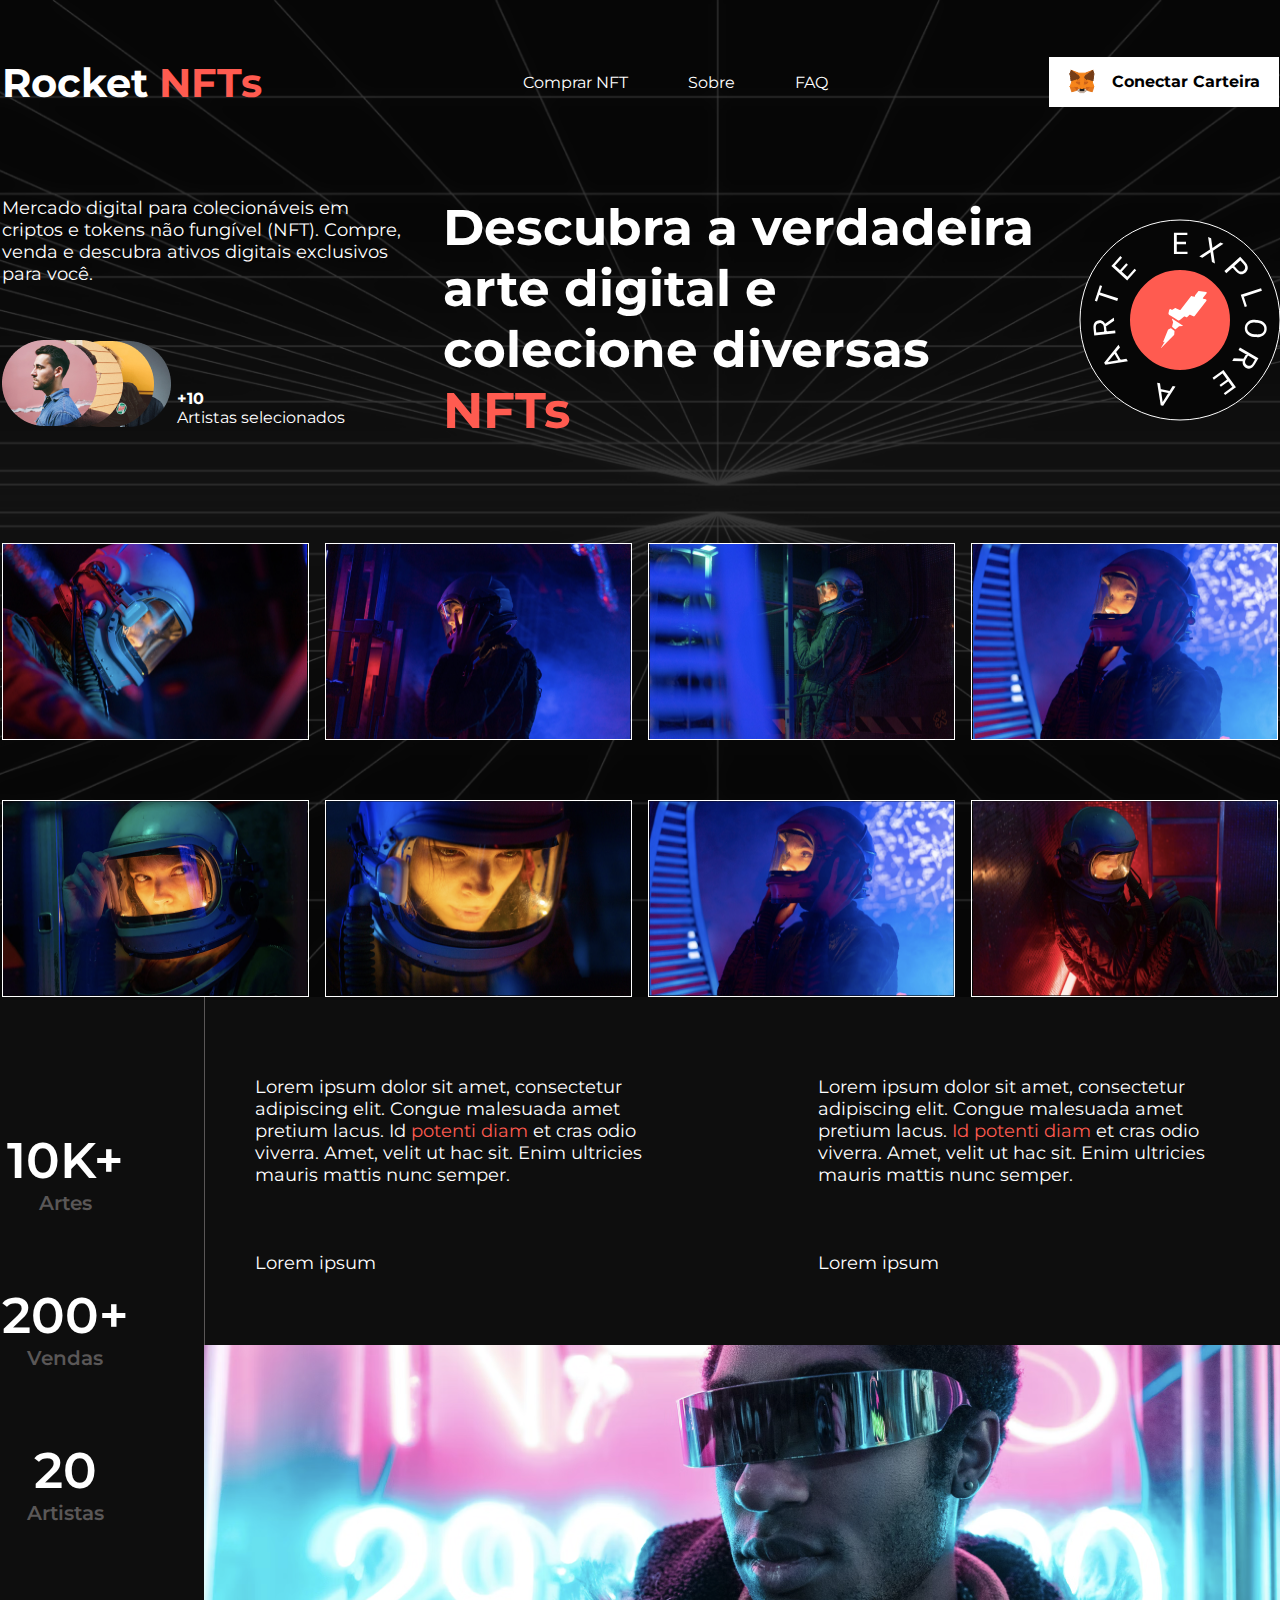
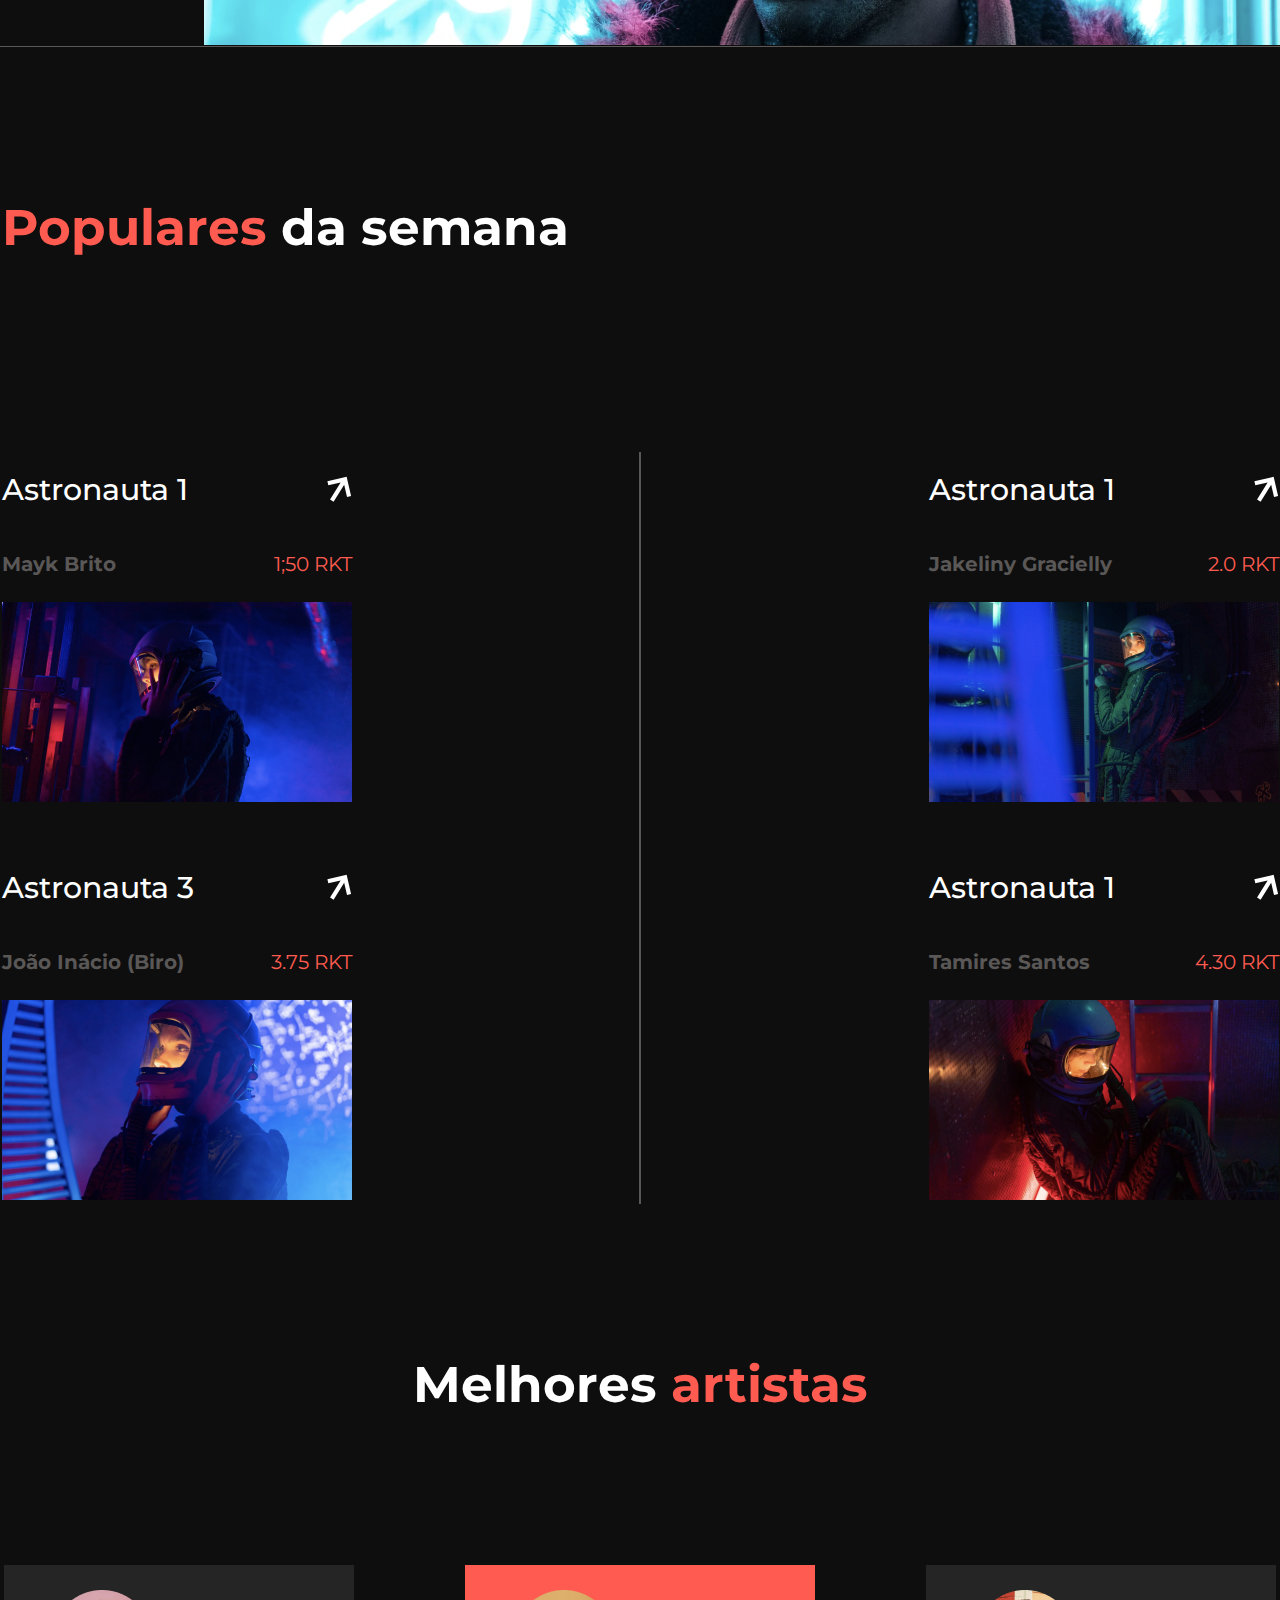
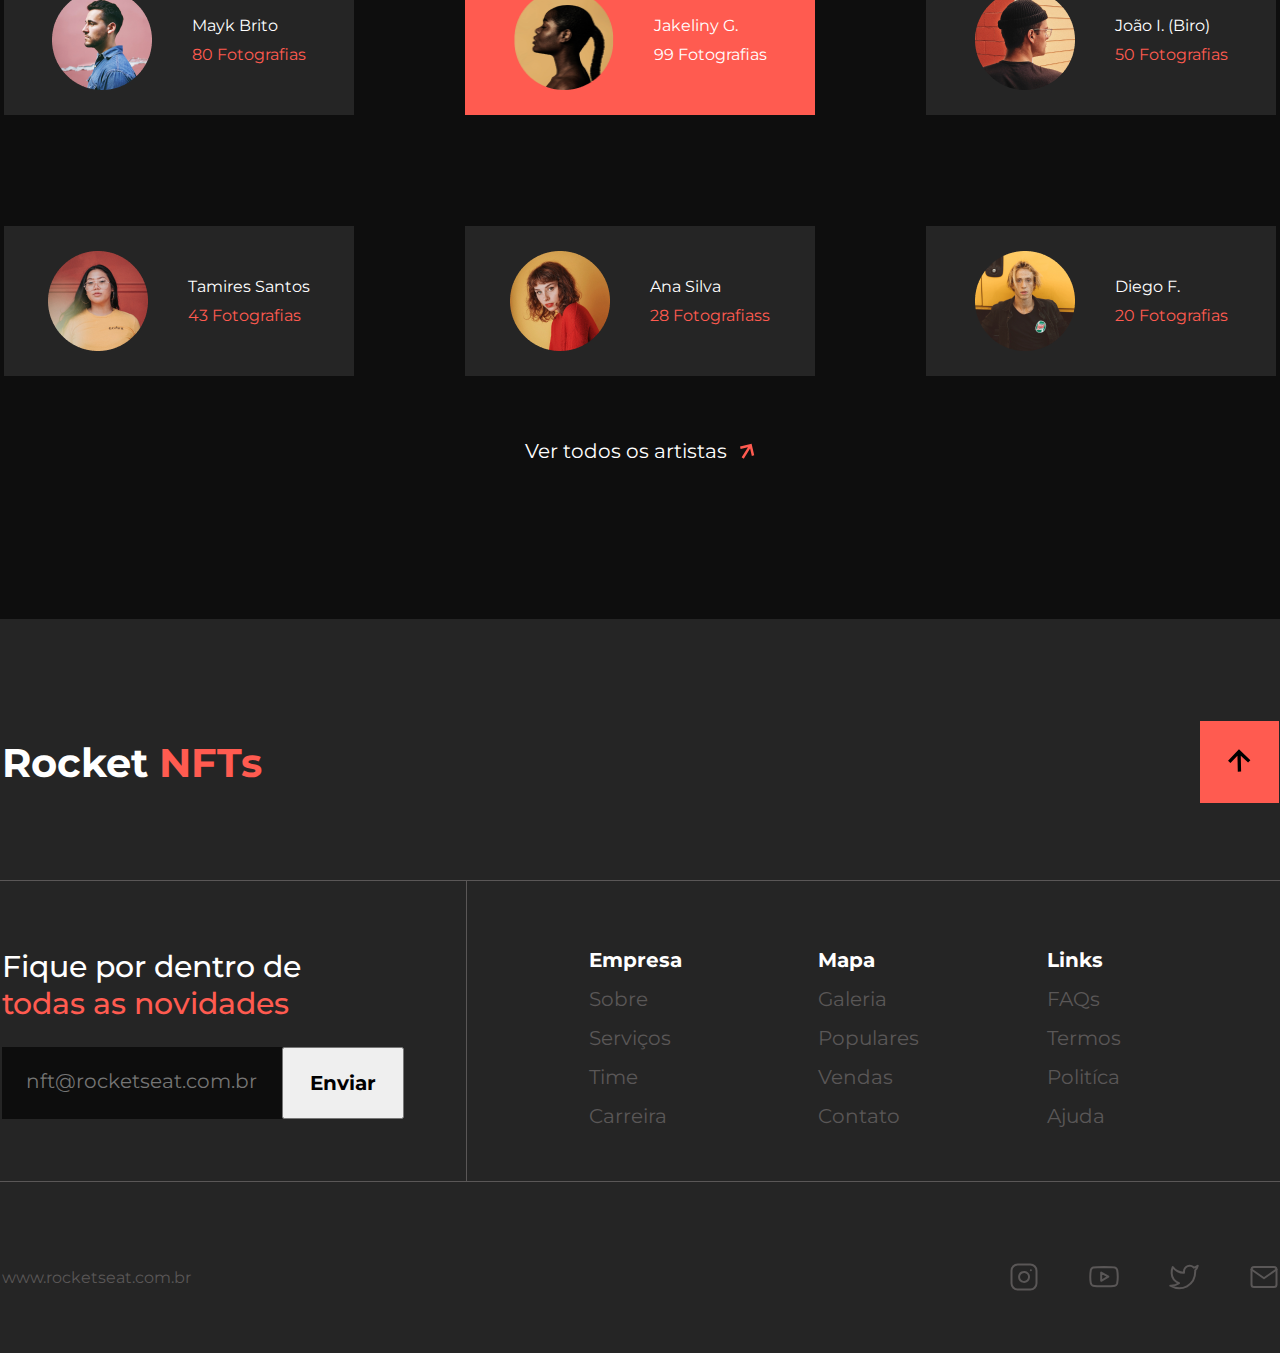
<file: Rocket NFTs/index.html>
<!DOCTYPE html>
<html lang="pt-br">
<head>
<link rel="preconnect" href="https://fonts.googleapis.com">
<link rel="preconnect" href="https://fonts.gstatic.com" crossorigin>

<link rel="stylesheet" type="text/css" href="style.css" media="screen" />

<meta charset="UTF-8">
<meta http-equiv="X-UA-Compatible" content="IE=edge">
<meta name="viewport" content="width=device-width, initial-scale=1.0">
    
<link href="https://fonts.googleapis.com/css2?family=Montserrat:wght@400;500;700&display=swap" rel="stylesheet">

<title>Rocket NFTs</title>

</head>
<body>
    <div id="page">
        <div id="bg-img"> 
            <div id="container-1">
                    <nav>
                        <h1>Rocket <span style="color: #FF5B50;">NFTs</span></h1>
                        <ul>
                            <li>Comprar NFT</li>
                            <li>Sobre</li>
                            <li>FAQ</li>
                        </ul>
                        <button class="meta-button">
                            <img src="./assets/logo_MetaMask.svg" alt="Ícone Metamask">
                            Conectar Carteira
                        </button>
                    </nav>  
                <main>
                    <section id="section">
                            <div>
                                <p>Mercado digital para colecionáveis em  
                                    criptos e tokens não fungível (NFT). 
                                    Compre, venda e descubra ativos digitais  
                                    exclusivos para você.
                                </p>
                                <div id="avatar-group">
                                    <img src="./assets/group-avarts.png" alt="grupo de artistas">
                                    <div id="span">
                                        <span><strong>+10</strong></br>
                                            Artistas selecionados
                                        </span>
                                    </div>
                                </div>
                            </div>
                            <div>
                                <h1>Descubra a verdadeira</br> 
                                    arte digital e colecione diversas <span style="color: #FF5B50;">NFTs</span>
                                </h1>
                            </div>
                            <img src="./assets/badge.svg" alt=" explorar a arte">
                    </section> 
                    <div id="gallery-1">
                        <div class="column-1">
                            <img src="./assets/galeria-1.png" alt="astronauta">
                            <img src="./assets/galeria-2.png" alt="astronauta">
                            <img src="./assets/galeria-3.png" alt="astronauta">
                            <img src="./assets/galeria-4.png" alt="astronauta">
                        </div>
                        <div>
                            <img src="./assets/galeria-5.png" alt="astronauta">
                            <img src="./assets/galeria-6.png" alt="astronauta">
                            <img src="./assets/galeria-7.png" alt="astronauta">
                            <img src="./assets/galeria-8.png" alt="astronauta">
                        </div>
                    </div> 
            </div>
        </div>

                <div id="container-2">
                    <aside>
                        <div>
                            <div>10K+
                                <div style="color: #5a5757; font-size: 20px;"> Artes</div>
                            </div>
                            
                        </div>
                        <div>
                            <div id="estatistica">200+
                                <div style="color: #5a5757; font-size: 20px;">Vendas</div>
                            </div>
                            
                        </div>
                        <div>
                            <div>20
                                <div style="color: #5a5757; font-size: 20px;">Artistas</div>
                            </div>
                            
                        </div>
                    </aside>
                    <section>
                        <div id="lorem-column" >
                            <div >
                                <p>
                                    Lorem ipsum dolor sit amet, consectetur</br> 
                                    adipiscing elit. Congue malesuada amet</br> 
                                    pretium lacus. Id <span style="color: #FF5B50;">potenti diam</span> et cras odio </br>
                                    viverra. Amet, velit ut hac sit. Enim ultricies</br> 
                                    mauris mattis nunc semper.</br></br></br></br>
                                    Lorem ipsum
                                </p>
                            </div>
                            <div>
                                <p>
                                    Lorem ipsum dolor sit amet, consectetur</br> 
                                    adipiscing elit. Congue malesuada amet</br> 
                                    pretium lacus. <span style="color: #FF5B50;"> Id potenti diam</span> et cras odio </br>
                                    viverra. Amet, velit ut hac sit. Enim ultricies</br> 
                                    mauris mattis nunc semper.</br></br></br></br>
                                    Lorem ipsum
                                </p>
                            </div>
                        </div>
                        <img class="szz" src="./assets/banner.png" alt="homem usando oculos">
                    </section>
                </div>
                <div id="container-3">
                    
                    <section >
                        <h2><span style="color: #FF5B50; ">Populares</span> da semana</h2>
                            <div id="gallery-2" >
                                <div class="colum-1">
                                    <div class="astro-profile">
                                        <div>
                                            <h3>Astronauta 1</h3>
                                            <img src="./assets/arrow-white.svg" alt="icone de seta apontada pra cima">
                                        </div>
                                        <div class="astro-info">
                                            <span class="name">Mayk Brito</span>
                                            <span class="valor" >1;50 RKT</span>
                                        </div>
                                        <img src="./assets/astronauta 1.png" alt="icone de seta apontada pra cima">
                                    </div>
                                    <div class="astro-profile">
                                        <div >
                                            <h3>Astronauta 3</h3>
                                            <img src="./assets/arrow-white.svg" alt="icone de seta apontada pra cima">
                                        </div>
                                        <div class="astro-info">
                                            <span class="name">João Inácio (Biro)</span>
                                            <span class="valor">3.75 RKT</span>
                                        </div>
                                        <img src="./assets/astronauta-3.png" alt="icone de seta apontada pra cima">
                                    </div>

                                </div>
                                <div id="border" ></div>
                                <div class="colum-2">
                                    <div class="astro-profile">
                                        <div >
                                            <h3>Astronauta 1</h3>
                                            <img src="./assets/arrow-white.svg" alt="">
                                        </div>
                                        <div class="astro-info">
                                            <span class="name">Jakeliny Gracielly</span>
                                            <span class="valor" >2.0 RKT</span>
                                        </div>
                                        <img src="./assets/astronauta-2.png" alt="">
                                    </div>
                                    <div class="astro-profile">
                                        <div>
                                            <h3>Astronauta 1</h3>
                                            <img src="./assets/arrow-white.svg" alt="">
                                        </div>
                                        <div class="astro-info">
                                            <span class="name">Tamires Santos</span>
                                            <span class="valor" >4.30 RKT</span>
                                        </div>
                                        <img src="./assets/astronauta-4.png" alt="">
                                    </div>

                                </div>
                            </div>
                            <div>
                                <h2 class="best-artist">Melhores <spam style="color: #FF5B50;">artistas</spam></h2>
                                    <div class="gallery-3">
                                        <div class="artist-details">
                                            <img src="./assets/artista-1.png" alt="foto de perfil do artista">
                                            <div>
                                                <div>Mayk Brito</div>
                                                <div style="color: #FF5B50; margin-top: 10px;">80 Fotografias</div>
                                            </div>

                                        </div>
                                        <div class="artist-details" style="background-color: #FF5B50;">
                                            <img src="./assets/artista-2.png" alt="foto de perfil do artista">
                                            <div>
                                                <div>Jakeliny G.</div>
                                                <div style="color: white ; margin-top: 10px;">99 Fotografias</div>
                                            </div>

                                        </div>
                                        <div class="artist-details">
                                            <img src="./assets/artista-3.png" alt="foto de perfil do artista">
                                            <div>
                                                <div>João I. (Biro)</div>
                                                <div style="color: #FF5B50; margin-top: 10px;">50 Fotografias</div>
                                            </div>
                                        </div>
                                    
                                    </div>
                                    <div class="gallery-4">
                                        <div class="artist-details">
                                            <img src="./assets/artista-4.png" alt="foto de perfil do artista">
                                            <div>
                                                <div>Tamires Santos</div>
                                                <div style="color: #FF5B50; margin-top: 10px;">43 Fotografias</div>
                                            </div>

                                        </div>
                                        <div class="artist-details">
                                            <img src="./assets/artista-5.png" alt="foto de perfil do artista">
                                            <div>
                                                <div>Ana Silva</div>
                                                <div style="color: #FF5B50; margin-top: 10px;">28 Fotografiass</div>
                                            </div>

                                        </div>
                                        <div class="artist-details">
                                            <img src="./assets/artista-6.png" alt="foto de perfil do artista">
                                            <div>
                                                <div>Diego F.</div>
                                                <div style="color: #FF5B50; margin-top: 10px;">20 Fotografias</div>
                                            </div>
                                        </div>
                                    </div>
                                    <div style="display: flex; justify-content: center; gap: 13px; margin: 63px 0px 156px; font-size: 20px;"> Ver todos os artistas
                                        <img src="./assets/arrow-orange.svg" alt="icone de seta apontada pra cima">
                                    </div>
                    </section>
                   
                </div>
                
            <div>
                   
        </div>

        </main> 
        <footer>
            <div id="footer-1">
                <div class="box-1" >
                    <h1>Rocket <span style="color: #FF5B50;">NFTs</span></h1>
                    <button id="orange-button"> <img src="assets/arrow-black.svg" alt="seta apontada pra cima"> </button>
                </div>
            </div>
            <div class="footer-2" style=" border-top: 1px solid #5a5757; border-bottom: 1px solid #5a5757;">
                <div class="box-2">
                    <div class="box-3">
                        <h3>Fique por dentro de </br>
                            <span style="color: #FF5B50;">todas as novidades</span>
                        </h3>
                        <div style="display: flex;">
                            <input type="text" placeholder="nft@rocketseat.com.br">
                            <button id="input-button" >Enviar</button>    
                        </div>
                    </div>

                    <div id="flexbox" >
                        <div style="font-weight: 700; color: white;">Empresa</div>
                        <div style="font-weight: 700; color: white;">Mapa</div>
                        <div style="font-weight: 700; color: white;">Links</div>
                        <div>Sobre</div>
                        <div>Galeria</div>
                        <div>FAQs</div>
                        <div>Serviços</div>
                        <div>Populares</div>
                        <div>Termos</div>
                        <div>Time</div>
                        <div>Vendas</div>
                        <div>Politíca</div>
                        <div>Carreira</div>
                        <div>Contato</div>
                        <div>Ajuda</div>
                    </div>
                    
                </div>
            </div>
            <div class="social-media">
                www.rocketseat.com.br
                <div style="display: flex; gap: 50px;">
                    <img src="./assets/instagram.svg" alt="">
                    <img src="./assets/youtube.svg" alt="">
                    <img src="./assets/twitter.svg" alt="">
                    <img src="./assets/email.svg" alt="">
                </div>
            </div>
        </footer>
        
        
    
</body>
</html>
</file>
<file: Rocket NFTs/style.css>
* {
  margin: 0;
  box-sizing: border-box;
  font-family: 'Montserrat', sans-serif;
}

:root {
  --body-background: #0e0e0e;
  --color-logo: #ff5b50;
  --card-color: #252525;
  --text-color: #fff;
  --subtitle-color: #5a5757;
  --black-text: #000;
  --color-input: #0d0d0d;
}

body {
  color: var(--text-color);
  background-color: var(--body-background);
}

#bg-img {
  background-image: url(./assets/background.png);
  background-size: cover;
}

#container-1 {
  margin: auto;
  width: 1277px;
  padding-top: 57px;
}

nav {
  display: flex;
  justify-content: space-between;
  align-items: center;
}

nav h1 {
  font-size: 40px;
  line-height: 49px;
}

nav ul {
  display: flex;
  list-style: none;
  gap: 60px;
  margin: 0;
}

.meta-button {
  align-items: center;
  justify-content: center;
  gap: 15px;

  display: flex;
  width: 230px;
  height: 50px;
  padding: 0;

  font-weight: bold;
  font-size: 16px;
  line-height: 20px;

  border: none;
  background: var(--text-color);
  color: var(--black-text);
}

#avatar-group {
  display: flex;
  margin-top: 55px;
  gap: 6px;
}

#span {
  margin: auto 0 0;
}

#section {
  display: flex;
  gap: 40px;
  margin-top: 90px;
}

#section p,
h1 {
  margin: 0;
}

#section > div > p {
  width: 401px;
  height: 88px;

  font-size: 18px;
}

#section div h1 {
  width: 596px;
  height: 246px;

  font-weight: 700;
  font-size: 50px;
}

#gallery-1 .column-1 {
  margin: 100px 0 60px;
}

#gallery-1 div {
  display: flex;
  gap: 16px;
}

#gallery-1 div img {
  width: 307px;
  height: 197px;
  border: 1px solid var(--text-color);
}

#container-2 {
  width: 1277px;
  margin: 0 auto;
  display: flex;
}

#container-2 aside {
  padding-top: 133px;
  font-weight: 600;
  font-size: 50px;
  text-align: center;
}

#estatistica {
  margin: 70px 0;
}

#container-2 section {
  margin-left: 75px;
  padding-bottom: 0px;
}

#container-2 section #lorem-column {
  display: flex;
  gap: 126px;
  border-left: 1px solid var(--subtitle-color);
}

#container-2 section .lorem {
  justify-content: center;
  align-items: center;
}

#container-2 section p {
  margin: 79px 0 71px 50px;
  font-size: 18px;
  line-height: 22px;
}

#container-3 {
  border-top: 1px solid var(--subtitle-color);
  margin-top: -3px;
}

#container-3 section {
  width: 1277px;
  margin: auto;
}

#container-3 section h2 {
  font-weight: 700;
  font-size: 50px;
  line-height: 61px;
  margin: 150px 0;
}

#border {
  border: 1px solid var(--subtitle-color);
  margin-top: 44px;
}

#gallery-2 {
  display: flex;
  justify-content: space-between;
}

.astro-profile {
  width: 350px;
}

.astro-profile div {
  display: flex;
  justify-content: space-between;
  margin-top: 63px;
}

.astro-profile div h3 {
  font-weight: 500;
  font-size: 30px;
  line-height: 37px;
}

.astro-profile .astro-info {
  margin: 44px 0px 26px;
}

.astro-profile div .name {
  font-size: 20px;
  line-height: 24px;
  color: #5a5757;
  font-weight: 700;
}

.astro-profile div .valor {
  font-weight: 400;
  font-size: 20px;
  line-height: 24px;

  color: var(--color-logo);
}

.artist-details {
  display: flex;
  width: 350px;
  height: 150px;
  background: var(--card-color);
  gap: 40px;
  justify-content: center;
  align-items: center;
}

.artist-details img {
  width: 100px;
  height: 100px;
}

.gallery-3,
.gallery-4 {
  display: flex;
  justify-content: center;
  gap: 111px;
}

.gallery-4 {
  margin-top: 111px;
}

.best-artist {
  text-align: center;
  margin: 151px 0px 120px;
}

footer {
  background-color: var(--card-color);
}

#footer-1 {
  margin: auto;
  width: 1277px;
}

#footer-1 #orange-button {
  background-color: var(--color-logo);
  padding: 28px;
  border: none;
}

input {
  background-color: var(--color-input);
  width: 280px;
  padding: 20px 0;
  border: none;
  text-align: center;
}

#footer-1 .box-1 {
  display: flex;
  justify-content: space-between;
  padding: 102px 0px 77px 0;
  align-items: center;
}

footer .box-1 h1 {
  font-size: 40px;
}

input::placeholder {
  font-weight: 400;
  font-size: 20px;
  line-height: 24px;
}

#input-button {
  width: 122px;
  padding: 22px;
  font-weight: 700;
  font-size: 20px;
}

.box-2 {
  margin: auto;
  width: 1277px;
  display: flex;
}

.box-3 {
  padding: 67px 0 0;
  align-items: center;
  justify-content: center;
  margin-right: 62px;
}

.box-3 h3 {
  font-weight: 500;
  font-size: 30px;
  line-height: 37px;
  margin: 0;
  padding-bottom: 25px;
}

#flexbox {
  display: grid;
  grid-template: repeat(3, 1fr) / repeat(3, 1fr);
  gap: 15px 128px;
  border-left: 1px solid var(--subtitle-color);
  padding: 67px 0px 53px 122px;

  font-weight: 400;
  font-size: 20px;
  line-height: 24px;
  color: var(--subtitle-color);
}

.social-media {
  width: 1277px;
  margin: auto;
  display: flex;
  justify-content: space-between;
  align-items: center;
  padding: 80px 0 61px;
  color: var(--subtitle-color);
}
</file>
